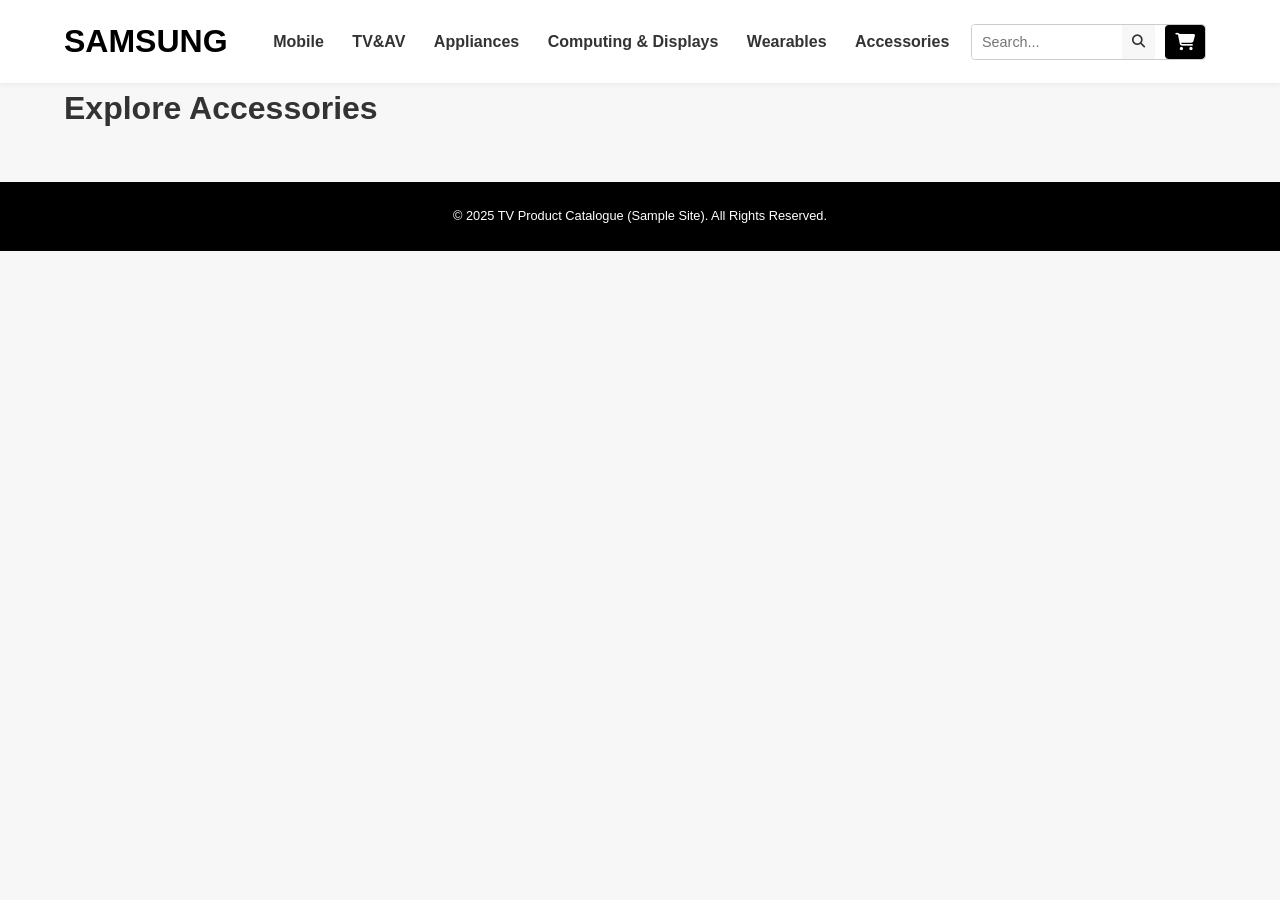
<file: accessories.html>
<!DOCTYPE html>
<html lang="en">
<head>
    <meta charset="UTF-8">
    <meta name="viewport" content="width=device-width, initial-scale=1.0">
    <title>All TVs - Product Catalogue</title>
    <link rel="stylesheet" href="styles.css">
    <link rel="stylesheet" href="https://cdnjs.cloudflare.com/ajax/libs/font-awesome/6.5.2/css/all.min.css">
</head>
<body>

    <header class="header-sticky">
        <div class="container nav-bar">
            <h1><a href="home.html" style="color: var(--color-primary);">SAMSUNG</a></h1>
            <nav class="nav-links">
                <a href="mobile.html">Mobile</a>
                <a href="tv.html">TV&AV</a>
                <a href="appliances.html">Appliances</a>
                <a href="computing.html">Computing & Displays</a>
                <a href="wearables.html">Wearables</a>
                <a href="accessories.html">Accessories</a>
            </nav>
            <div class="action-items">
                <div class="search-box">
                    <input type="text" placeholder="Search..." class="search-input">
                    <button class="search-btn"><i class="fas fa-search"></i></button>
                    <button class="btn-primary" style="margin-left: 10px;"><i class="fas fa-shopping-cart"></i></button>

                </div>
            </div>
        </div>
    </header>

    <main class="container">
        <h1>Explore Accessories</h1>
        
    </main>

    <footer>
        <p class="small">&copy; 2025 TV Product Catalogue (Sample Site). All Rights Reserved.</p>
    </footer>

</body>
</html>
</file>
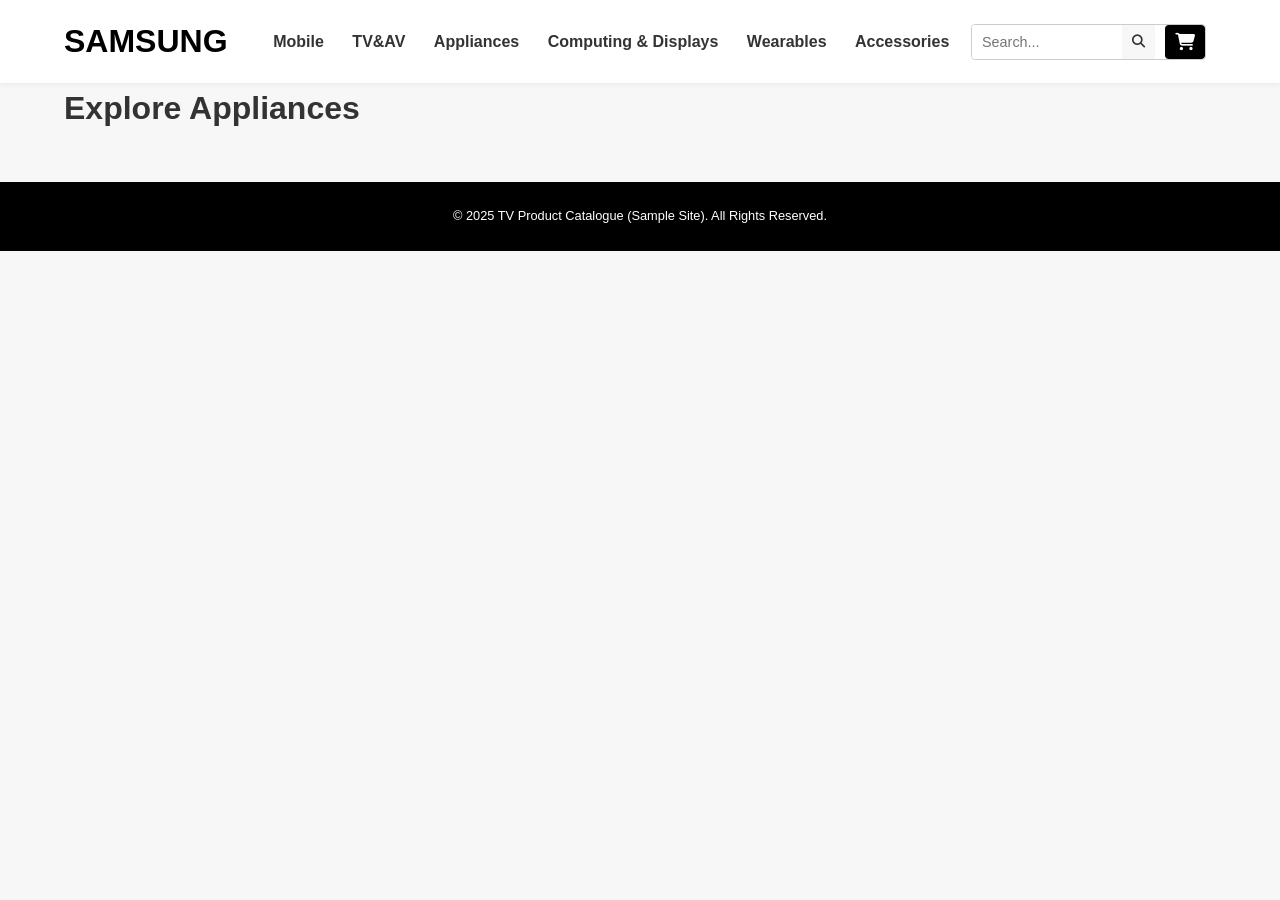
<file: appliances.html>
<!DOCTYPE html>
<html lang="en">
<head>
    <meta charset="UTF-8">
    <meta name="viewport" content="width=device-width, initial-scale=1.0">
    <title>All TVs - Product Catalogue</title>
    <link rel="stylesheet" href="styles.css">
    <link rel="stylesheet" href="https://cdnjs.cloudflare.com/ajax/libs/font-awesome/6.5.2/css/all.min.css">
</head>
<body>

    <header class="header-sticky">
        <div class="container nav-bar">
            <h1><a href="home.html" style="color: var(--color-primary);">SAMSUNG</a></h1>
            <nav class="nav-links">
                <a href="mobile.html">Mobile</a>
                <a href="tv.html">TV&AV</a>
                <a href="appliances.html">Appliances</a>
                <a href="computing.html">Computing & Displays</a>
                <a href="wearables.html">Wearables</a>
                <a href="accessories.html">Accessories</a>
            </nav>
            <div class="action-items">
                <div class="search-box">
                    <input type="text" placeholder="Search..." class="search-input">
                    <button class="search-btn"><i class="fas fa-search"></i></button>
                    <button class="btn-primary" style="margin-left: 10px;"><i class="fas fa-shopping-cart"></i></button>

                </div>
            </div>
        </div>
    </header>

    <main class="container">
        <h1>Explore Appliances</h1>
        
    </main>

    <footer>
        <p class="small">&copy; 2025 TV Product Catalogue (Sample Site). All Rights Reserved.</p>
    </footer>

</body>
</html>
</file>
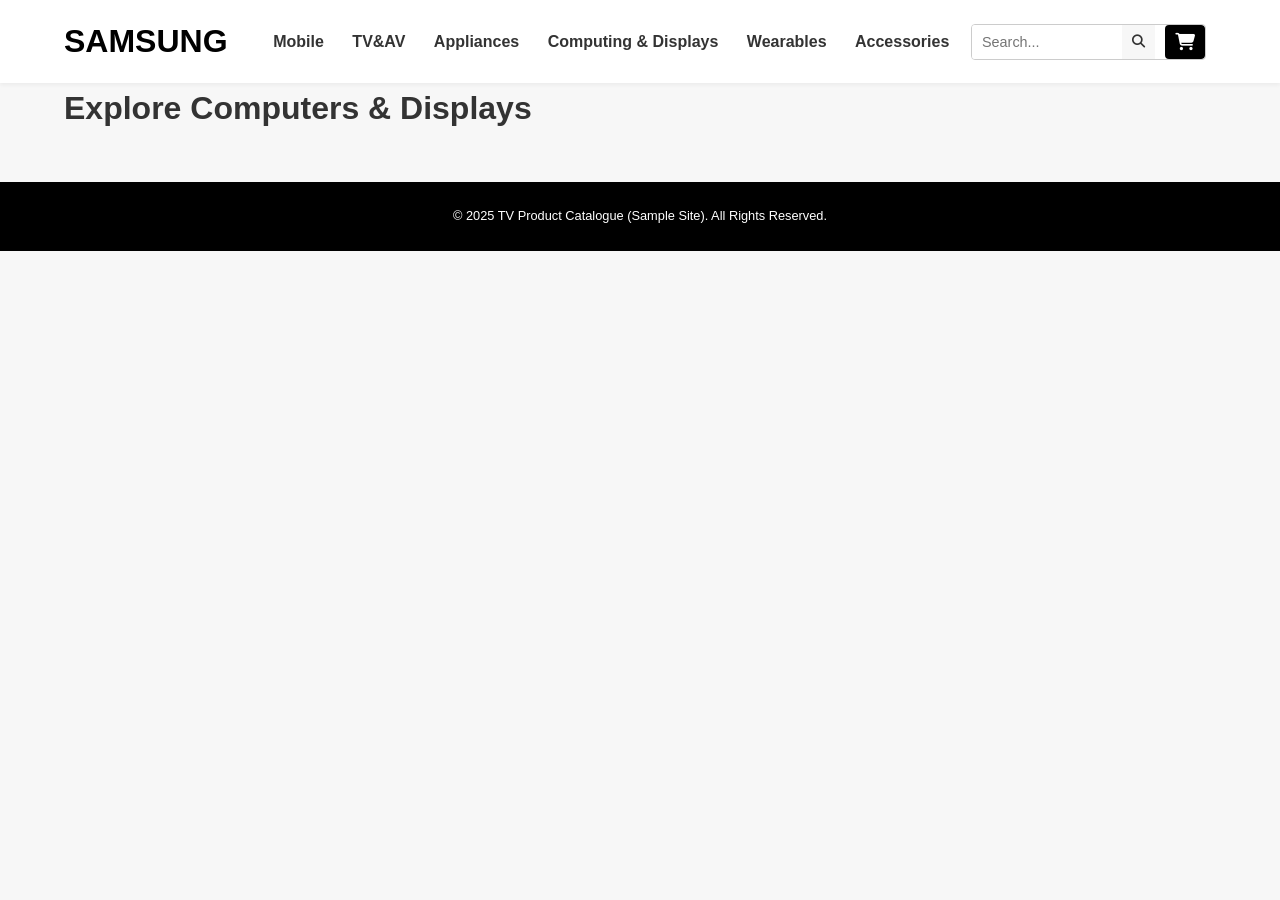
<file: computing.html>
<!DOCTYPE html>
<html lang="en">
<head>
    <meta charset="UTF-8">
    <meta name="viewport" content="width=device-width, initial-scale=1.0">
    <title>All TVs - Product Catalogue</title>
    <link rel="stylesheet" href="styles.css">
    <link rel="stylesheet" href="https://cdnjs.cloudflare.com/ajax/libs/font-awesome/6.5.2/css/all.min.css">
</head>
<body>

    <header class="header-sticky">
        <div class="container nav-bar">
            <h1><a href="home.html" style="color: var(--color-primary);">SAMSUNG</a></h1>
            <nav class="nav-links">
                <a href="mobile.html">Mobile</a>
                <a href="tv.html">TV&AV</a>
                <a href="appliances.html">Appliances</a>
                <a href="computing.html">Computing & Displays</a>
                <a href="wearables.html">Wearables</a>
                <a href="accessories.html">Accessories</a>
            </nav>
            <div class="action-items">
                <div class="search-box">
                    <input type="text" placeholder="Search..." class="search-input">
                    <button class="search-btn"><i class="fas fa-search"></i></button>
                    <button class="btn-primary" style="margin-left: 10px;"><i class="fas fa-shopping-cart"></i></button>

                </div>
            </div>
        </div>
    </header>

    <main class="container">
        <h1>Explore Computers & Displays</h1>
        
    </main>

    <footer>
        <p class="small">&copy; 2025 TV Product Catalogue (Sample Site). All Rights Reserved.</p>
    </footer>

</body>
</html>
</file>
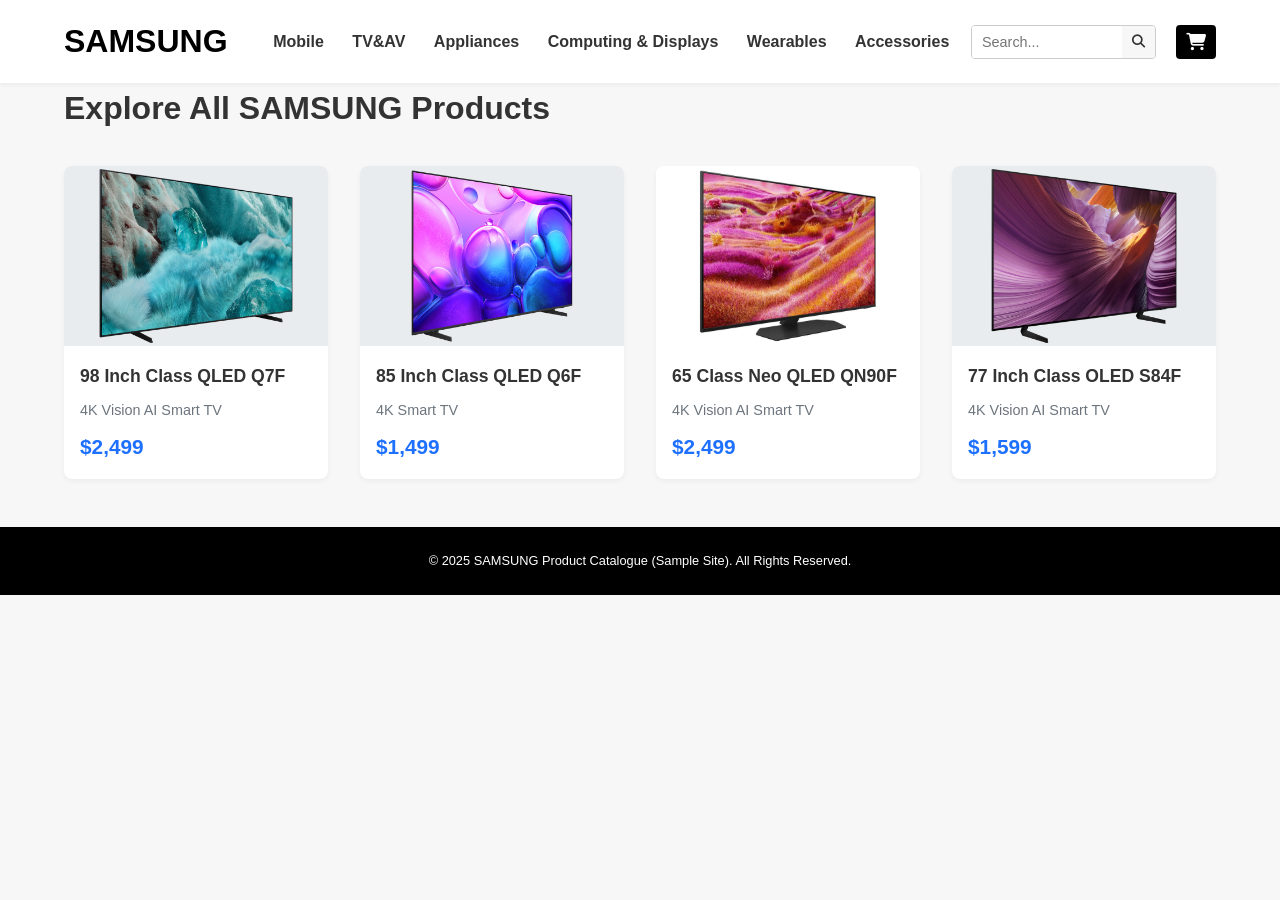
<file: home.html>
<!DOCTYPE html>
<html lang="en">
<head>
    <meta charset="UTF-8">
    <meta name="viewport" content="width=device-width, initial-scale=1.0">
    <title>SAMSUNG All Products - Home Page</title>
    <link rel="stylesheet" href="styles.css">
    <link rel="stylesheet" href="https://cdnjs.cloudflare.com/ajax/libs/font-awesome/6.5.2/css/all.min.css">
</head>
<body>

    <header class="header-sticky">
        <div class="container nav-bar">
            <h1><a href="home.html" style="color: var(--color-primary);">SAMSUNG</a></h1>
            <nav class="nav-links">
                <a href="mobile.html">Mobile</a>
                <a href="tv.html">TV&AV</a>
                <a href="appliances.html">Appliances</a>
                <a href="computing.html">Computing & Displays</a>
                <a href="wearables.html">Wearables</a>
                <a href="accessories.html">Accessories</a>
            </nav>
            <div class="action-items">
                <div class="search-box">
                    <input type="text" placeholder="Search..." class="search-input">
                    <button class="search-btn"><i class="fas fa-search"></i></button>
                </div>
                <button class="btn-primary" style="margin-left: 10px;"><i class="fas fa-shopping-cart"></i></button>
            </div>
        </div>
    </header>

    <main class="container">
        <h1>Explore All SAMSUNG Products</h1>
        
        <div class="product-grid" id="productContainer" style="margin-top: 2rem;">

            <a href="QLED98Q7F.html" class="product-card" data-price="2499" data-newness="3">
                <div class="card-image-placeholder">
                    <img src="QLED98Q7F.jpg" alt="98 Inch Class QLED Q7F" style="width: 100%; height: 100%; object-fit: cover;">
                </div>
                <div class="card-details">
                    <h4>98 Inch Class QLED Q7F</h4>
                    <p style="color: var(--color-muted); font-size: 0.9rem;">4K Vision AI Smart TV</p>
                    <p class="price">$2,499</p>
                </div>
            </a>

            <a href="#" class="product-card" data-price="1499" data-newness="5">
                <div class="card-image-placeholder">
                    <img src="QLED85Q6F.jpg" alt="85 Inch Class QLED Q6F" style="width: 100%; height: 100%; object-fit: cover;">
                </div>
                <div class="card-details">
                    <h4>85 Inch Class QLED Q6F</h4>
                    <p style="color: var(--color-muted); font-size: 0.9rem;">4K Smart TV</p>
                    <p class="price">$1,499</p>
                </div>
            </a>

            <a href="#" class="product-card" data-price="2499" data-newness="7">
                <div class="card-image-placeholder">
                     <img src="QLED65QN90F.jpeg" alt="65 Class Neo QLED QN90F" style="width: 100%; height: 100%; object-fit: cover;">
                </div>
                <div class="card-details">
                    <h4>65 Class Neo QLED QN90F</h4>
                    <p style="color: var(--color-muted); font-size: 0.9rem;">4K Vision AI Smart TV</p>
                    <p class="price">$2,499</p>
                </div>
            </a>

            <a href="#" class="product-card" data-price="1599" data-newness="7">
                <div class="card-image-placeholder">
                     <img src="QLED77S84F.jpg" alt="77 Inch Class OLED S84F" style="width: 100%; height: 100%; object-fit: cover;">
                </div>
                <div class="card-details">
                    <h4>77 Inch Class OLED S84F</h4>
                    <p style="color: var(--color-muted); font-size: 0.9rem;">4K Vision AI Smart TV</p>
                    <p class="price">$1,599</p>
                </div>
            </a>
            
        </div>
    </main>
    
    <script>
        document.addEventListener('DOMContentLoaded', () => {
            const selectElement = document.getElementById('sortBy');
            const container = document.getElementById('productContainer');
            const products = Array.from(container.querySelectorAll('.product-card'));

            // If products array is empty, sorting won't work, ensure all 24 are loaded.
            if (products.length === 0) {
                console.warn("Product cards not found. Sorting script disabled.");
                return;
            }

            function sortProducts(criteria) {
                let sortedProducts;

                switch (criteria) {
                    case 'price-asc':
                        sortedProducts = products.sort((a, b) => {
                            const priceA = parseFloat(a.getAttribute('data-price'));
                            const priceB = parseFloat(b.getAttribute('data-price'));
                            return priceA - priceB;
                        });
                        break;
                    
                    case 'newest':
                        sortedProducts = products.sort((a, b) => {
                            const newA = parseFloat(a.getAttribute('data-newness') || 999);
                            const newB = parseFloat(b.getAttribute('data-newness') || 999);
                            return newA - newB;
                        });
                        break;

                    case 'match':
                    default:
                        // 'Best Match' should be based on the initial HTML order
                        sortedProducts = products;
                        break;
                }

                // Append sorted elements back to the container
                container.innerHTML = '';
                sortedProducts.forEach(product => container.appendChild(product));
            }

            selectElement.addEventListener('change', (event) => {
                sortProducts(event.target.value);
            });
            
            // Initial load
            sortProducts('match');
        });
    </script>

    <footer>
        <p class="small">&copy; 2025 SAMSUNG Product Catalogue (Sample Site). All Rights Reserved.</p>
    </footer>

</body>
</html>
</file>
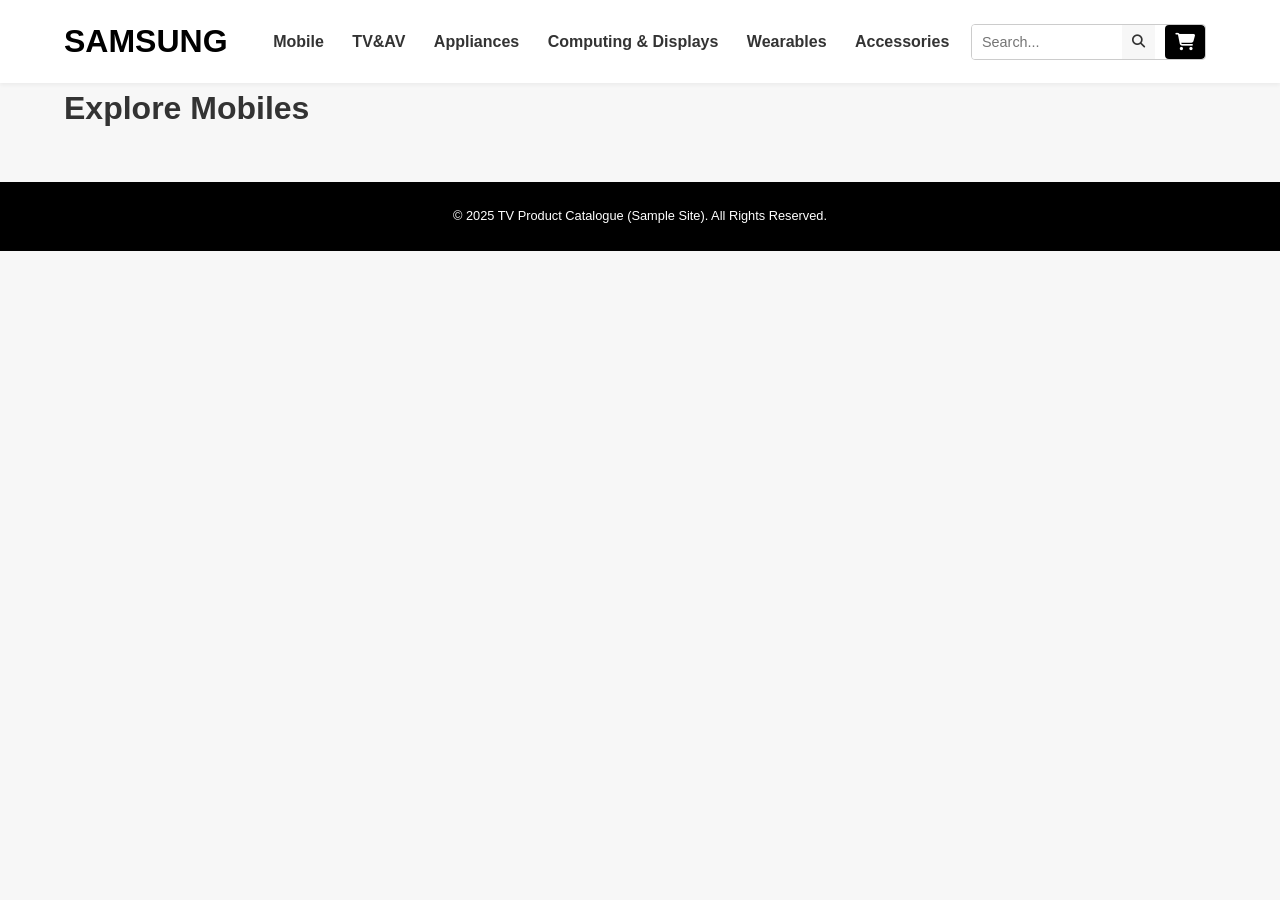
<file: mobile.html>
<!DOCTYPE html>
<html lang="en">
<head>
    <meta charset="UTF-8">
    <meta name="viewport" content="width=device-width, initial-scale=1.0">
    <title>All TVs - Product Catalogue</title>
    <link rel="stylesheet" href="styles.css">
    <link rel="stylesheet" href="https://cdnjs.cloudflare.com/ajax/libs/font-awesome/6.5.2/css/all.min.css">
</head>
<body>

    <header class="header-sticky">
        <div class="container nav-bar">
            <h1><a href="home.html" style="color: var(--color-primary);">SAMSUNG</a></h1>
            <nav class="nav-links">
                <a href="mobile.html">Mobile</a>
                <a href="tv.html">TV&AV</a>
                <a href="appliances.html">Appliances</a>
                <a href="computing.html">Computing & Displays</a>
                <a href="wearables.html">Wearables</a>
                <a href="accessories.html">Accessories</a>
            </nav>
            <div class="action-items">
                <div class="search-box">
                    <input type="text" placeholder="Search..." class="search-input">
                    <button class="search-btn"><i class="fas fa-search"></i></button>
                    <button class="btn-primary" style="margin-left: 10px;"><i class="fas fa-shopping-cart"></i></button>

                </div>
            </div>
        </div>
    </header>

    <main class="container">
        <h1>Explore Mobiles</h1>
        
    </main>

    <footer>
        <p class="small">&copy; 2025 TV Product Catalogue (Sample Site). All Rights Reserved.</p>
    </footer>

</body>
</html>
</file>
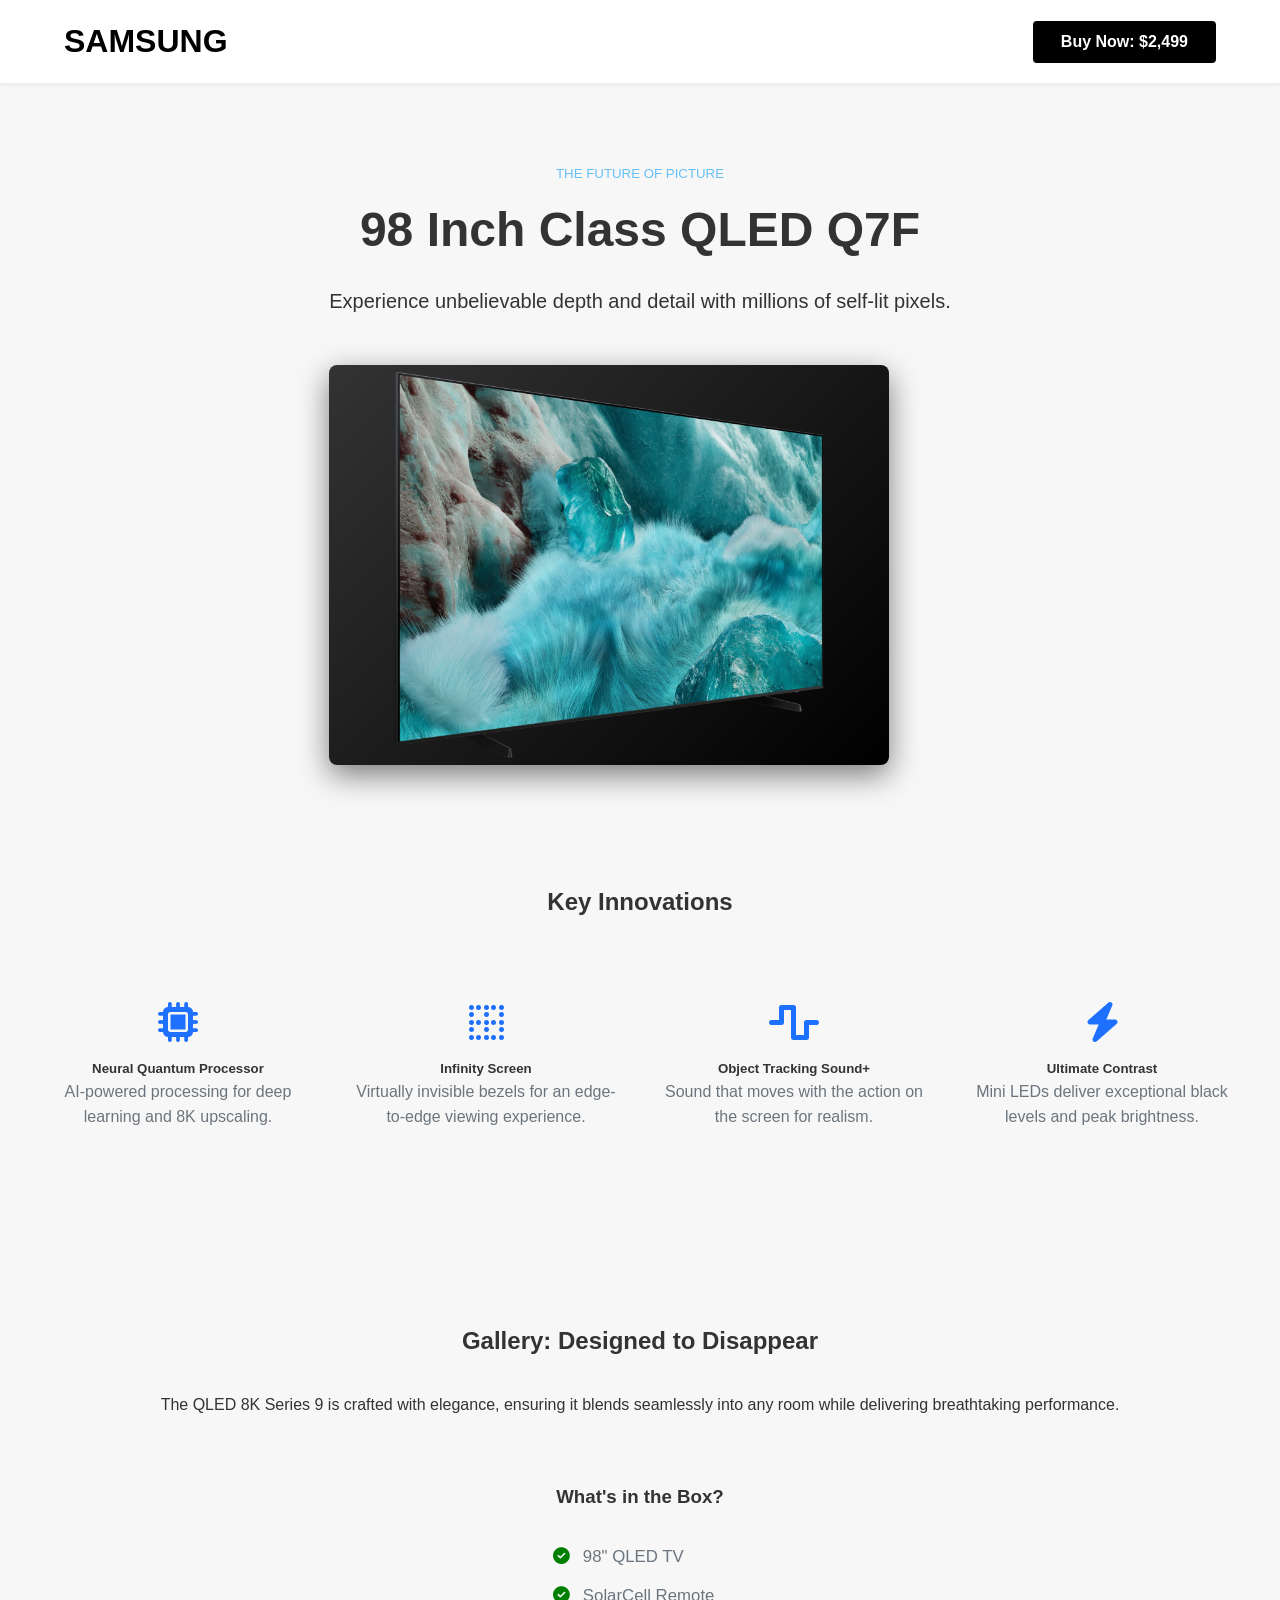
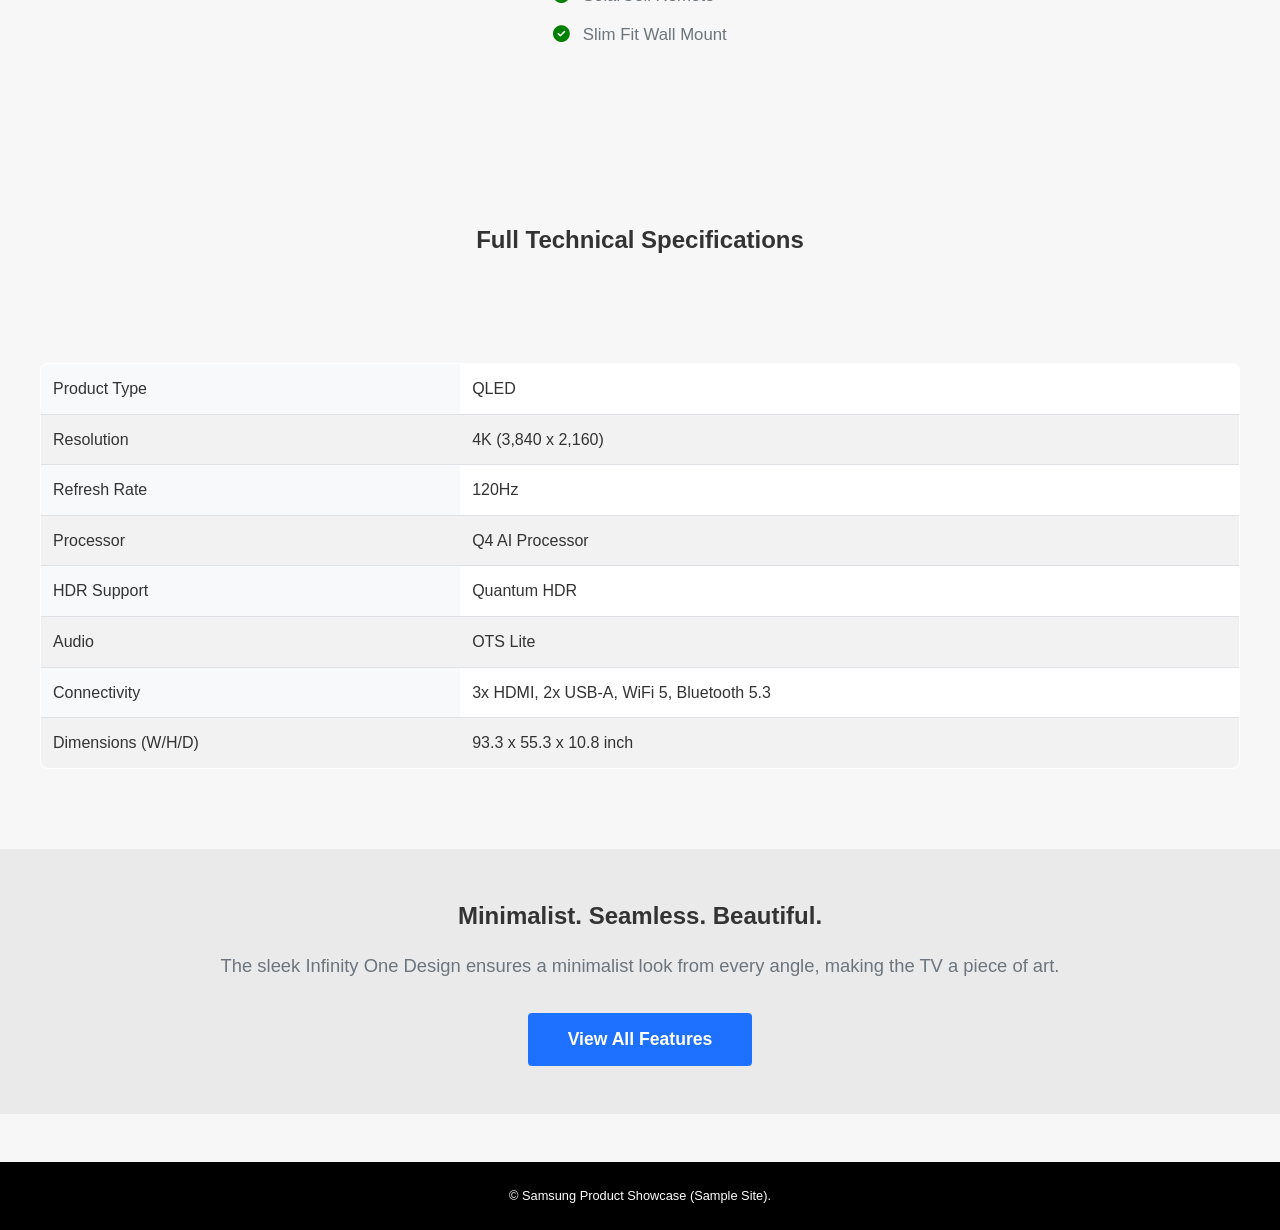
<file: QLED98Q7F.html>
<!DOCTYPE html>
<html lang="en">
<head>
    <meta charset="UTF-8">
    <meta name="viewport" content="width=device-width, initial-scale=1.0">
    <title>98 Inch Class QLED Q7F</title>
    <link rel="stylesheet" href="styles.css"> 
    <link rel="stylesheet" href="https://cdnjs.cloudflare.com/ajax/libs/font-awesome/6.5.2/css/all.min.css">
</head>

<body>

    <header class="header-sticky">
        <div class="container header-content">
            <h1><a href="home.html" class="fw-bold" style="color: var(--color-primary);">SAMSUNG</a></h1>
            
            <button class="btn btn-dark">Buy Now: $2,499</button>
        </div>
    </header>

    <section id="overview" class="hero-section">
        <div class="container">
            <h5 style="color: #66c0f4; text-transform: uppercase; font-weight: 400; margin-bottom: 0.5rem;">The Future of Picture</h5>
            <h1 class="fw-bold" style="margin-bottom: 1rem; color: #333;">98 Inch Class QLED Q7F</h1>
            <p style="font-size: 1.25rem; margin-bottom: 3rem; color: #333;">Experience unbelievable depth and detail with millions of self-lit pixels.</p>
            
            <div class="hero-image-placeholder">
                <img src="QLED98Q7F.jpg" 
                alt="98 Inch Class QLED Q7F Image" style="width: 100%; height: 100%; object-fit: cover; border-radius: 8px;">
            </div>
        </div>
    </section>

    <section class="container section-padding text-center">
        <h2 class="fw-bold" style="margin-bottom: var(--spacing-lg);">Key Innovations</h2>
        <div class="flex-row">
            <div class="col col-md-3 feature-block">
                <i class="fas fa-microchip"></i>
                <h5 class="fw-bold">Neural Quantum Processor</h5>
                <p class="text-muted">AI-powered processing for deep learning and 8K upscaling.</p>
            </div>
            <div class="col col-md-3 feature-block">
                <i class="fas fa-border-none"></i>
                <h5 class="fw-bold">Infinity Screen</h5>
                <p class="text-muted">Virtually invisible bezels for an edge-to-edge viewing experience.</p>
            </div>
            <div class="col col-md-3 feature-block">
                <i class="fas fa-wave-square"></i>
                <h5 class="fw-bold">Object Tracking Sound+</h5>
                <p class="text-muted">Sound that moves with the action on the screen for realism.</p>
            </div>
            <div class="col col-md-3 feature-block">
                <i class="fas fa-bolt"></i>
                <h5 class="fw-bold">Ultimate Contrast</h5>
                <p class="text-muted">Mini LEDs deliver exceptional black levels and peak brightness.</p>
            </div>
        </div>
    </section>

    <section class="container section-padding text-center">
        <h2 class="fw-bold" style="margin-bottom: 2rem;">Gallery: Designed to Disappear</h2>
        <p class="text-center" style="margin-bottom: 4rem;">The QLED 8K Series 9 is crafted with elegance, ensuring it blends seamlessly into any room while delivering breathtaking performance.</p>

        <h3 class="fw-bold" style="margin-top: 1rem;">What's in the Box?</h3>
        <ul class="accessories-list text-muted">
            <li><i class="fas fa-check-circle"></i> 98" QLED TV</li>
            <li><i class="fas fa-check-circle"></i> SolarCell Remote</li>
            <li><i class="fas fa-check-circle"></i> Slim Fit Wall Mount</li>
        </ul>
    </section>

    <section id="specs" class="container section-padding">
        <h2 class="fw-bold text-center" style="margin-bottom: var(--spacing-lg);">Full Technical Specifications</h2>
        <div class="flex-row">
            <div class="col col-lg-8">
                <table class="specs-table">
                    <tbody>
                        <tr>
                            <th>Product Type</th>
                            <td>QLED</td>
                        </tr>
                        <tr>
                            <th>Resolution</th>
                            <td>4K (3,840 x 2,160)</td>
                        </tr>
                        <tr>
                            <th>Refresh Rate</th>
                            <td>120Hz</td>
                        </tr>
                        <tr>
                            <th>Processor</th>
                            <td>Q4 AI Processor</td>
                        </tr>
                        <tr>
                            <th>HDR Support</th>
                            <td>Quantum HDR</td>
                        </tr>
                        <tr>
                            <th>Audio</th>
                            <td>OTS Lite</td>
                        </tr>
                        <tr>
                            <th>Connectivity</th>
                            <td>3x HDMI, 2x USB-A, WiFi 5, Bluetooth 5.3</td>
                        </tr>
                        <tr>
                            <th>Dimensions (W/H/D)</th>
                            <td>93.3 x 55.3 x 10.8 inch</td>
                        </tr>
                    </tbody>
                </table>
            </div>
        </div>
    </section>

    <section id="design" class="text-center" style="padding: 3rem 0; background-color: #eaeaea; margin: 0 0 3rem 0;">
        <div class="container">
            <h2 class="fw-bold" style="margin-bottom: 1rem;">Minimalist. Seamless. Beautiful.</h2>
            <p style="font-size: 1.15rem; margin-bottom: 2rem;" class="text-muted">The sleek Infinity One Design ensures a minimalist look from every angle, making the TV a piece of art.</p>
            <button class="btn btn-lg btn-accent">View All Features</button>
        </div>
    </section>

    <footer>
        <div class="container text-center">
            <p style="margin: 0;">&copy; Samsung Product Showcase (Sample Site).</p>
        </div>
    </footer>
</body>
</html>
</file>
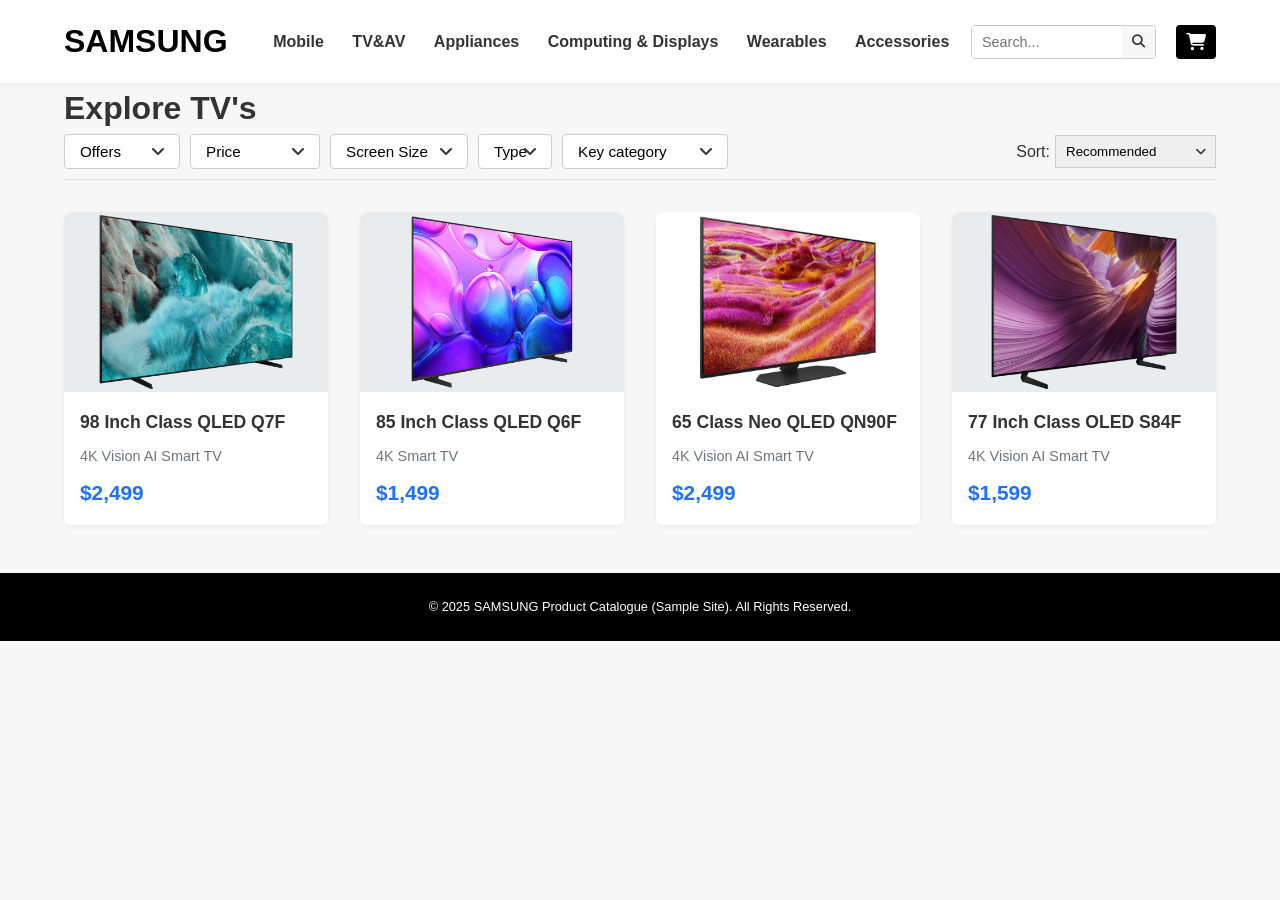
<file: tv.html>
<!DOCTYPE html>
<html lang="en">
<head>
    <meta charset="UTF-8">
    <meta name="viewport" content="width=device-width, initial-scale=1.0">
    <title>SAMSUNG All Products - Home Page</title>
    <link rel="stylesheet" href="styles.css">
    <link rel="stylesheet" href="https://cdnjs.cloudflare.com/ajax/libs/font-awesome/6.5.2/css/all.min.css">
</head>
<body>

    <header class="header-sticky">
        <div class="container nav-bar">
            <h1><a href="home.html" style="color: var(--color-primary);">SAMSUNG</a></h1>
            <nav class="nav-links">
                <a href="mobile.html">Mobile</a>
                <a href="tv.html">TV&AV</a>
                <a href="appliances.html">Appliances</a>
                <a href="computing.html">Computing & Displays</a>
                <a href="wearables.html">Wearables</a>
                <a href="accessories.html">Accessories</a>
            </nav>
            <div class="action-items">
                <div class="search-box">
                    <input type="text" placeholder="Search..." class="search-input">
                    <button class="search-btn"><i class="fas fa-search"></i></button>
                </div>
                <button class="btn-primary" style="margin-left: 10px;"><i class="fas fa-shopping-cart"></i></button>
            </div>
        </div>
    </header>

    <main class="container">
        <h1>Explore TV's</h1>
        
        <div class="top-filter-sort-header">
            
            <div class="filter-results-group">

                <div class="horizontal-filter-row">

                    <div class="filter-dropdown-box">
                        <select style="padding: 8px 15px; border: 1px solid #ccc;">
                            <option>Offers</option>
                            <option>Black Friday</option>
                            <option>Clearance</option>
                        </select>
                    </div>
                    
                    <div class="filter-dropdown-box">
                        <select style="padding: 8px 15px; border: 1px solid #ccc;">
                            <option>Price</option>
                            <option>$0 - $1000</option>
                            <option>$1000 - $3000</option>
                            <option>$3000+</option>
                        </select>
                    </div>

                    <div class="filter-dropdown-box">
                        <select style="padding: 8px 15px; border: 1px solid #ccc;">
                            <option>Screen Size</option>
                            <option> 98" +</option>
                            <option> 85" - 97"</option>
                            <option> 75" - 84"</option>
                            <option> 65" - 74"</option>
                            <option> 55" - 64"</option>
                            <option> 44" - 54"</option>
                            <option> 33" - 43"</option>
                            <option> 32" and smaller</option>
                        </select>
                    </div>
                    
                    <div class="filter-dropdown-box">
                        <select style="padding: 8px 15px; border: 1px solid #ccc;">
                            <option>Type  </option>
                            <option>QLED</option>
                            <option>OLED</option>
                        </select>
                    </div>
                    <div class="filter-dropdown-box">
                        <select style="padding: 8px 15px; border: 1px solid #ccc;">
                            <option>Key category</option>
                            <option>AI Upscaling</option>
                            <option>Smart Home Ready</option>
                        </select>
                    </div>
                    
                </div>
            </div>
            
            <div class="sort-by-group">
                <label for="sortBy">Sort:</label>
                <select id="sortBy" style="padding: 0.5rem 10px; border: 1px solid #ccc; margin-left: 5px;">
                    <option value="match">Recommended</option>
                    <option value="price-asc">Price: Low to High</option>
                    <option value="newest">Newest</option>
                </select>
            </div>
            
        </div>
        <div class="product-grid" id="productContainer" style="margin-top: 2rem;">
            <a href="QLED98Q7F.html" class="product-card" data-price="2499" data-newness="3">
                <div class="card-image-placeholder">
                    <img src="QLED98Q7F.jpg" alt="98 Inch Class QLED Q7F" style="width: 100%; height: 100%; object-fit: cover;">
                </div>
                <div class="card-details">
                    <h4>98 Inch Class QLED Q7F</h4>
                    <p style="color: var(--color-muted); font-size: 0.9rem;">4K Vision AI Smart TV</p>
                    <p class="price">$2,499</p>
                </div>
            </a>

            <a href="#" class="product-card" data-price="1499" data-newness="5">
                <div class="card-image-placeholder">
                    <img src="QLED85Q6F.jpg" alt="85 Inch Class QLED Q6F" style="width: 100%; height: 100%; object-fit: cover;">
                </div>
                <div class="card-details">
                    <h4>85 Inch Class QLED Q6F</h4>
                    <p style="color: var(--color-muted); font-size: 0.9rem;">4K Smart TV</p>
                    <p class="price">$1,499</p>
                </div>
            </a>

            <a href="#" class="product-card" data-price="2499" data-newness="7">
                <div class="card-image-placeholder">
                     <img src="QLED65QN90F.jpeg" alt="65 Class Neo QLED QN90F" style="width: 100%; height: 100%; object-fit: cover;">
                </div>
                <div class="card-details">
                    <h4>65 Class Neo QLED QN90F</h4>
                    <p style="color: var(--color-muted); font-size: 0.9rem;">4K Vision AI Smart TV</p>
                    <p class="price">$2,499</p>
                </div>
            </a>

            <a href="#" class="product-card" data-price="1599" data-newness="7">
                <div class="card-image-placeholder">
                     <img src="QLED77S84F.jpg" alt="77 Inch Class OLED S84F" style="width: 100%; height: 100%; object-fit: cover;">
                </div>
                <div class="card-details">
                    <h4>77 Inch Class OLED S84F</h4>
                    <p style="color: var(--color-muted); font-size: 0.9rem;">4K Vision AI Smart TV</p>
                    <p class="price">$1,599</p>
                </div>
            </a>
            </div>
    </main>
    
    <script>
        document.addEventListener('DOMContentLoaded', () => {
            const selectElement = document.getElementById('sortBy');
            const container = document.getElementById('productContainer');
            const products = Array.from(container.querySelectorAll('.product-card'));

            // If products array is empty, sorting won't work, ensure all 24 are loaded.
            if (products.length === 0) {
                console.warn("Product cards not found. Sorting script disabled.");
                return;
            }

            function sortProducts(criteria) {
                let sortedProducts;

                switch (criteria) {
                    case 'price-asc':
                        sortedProducts = products.sort((a, b) => {
                            const priceA = parseFloat(a.getAttribute('data-price'));
                            const priceB = parseFloat(b.getAttribute('data-price'));
                            return priceA - priceB;
                        });
                        break;
                    
                    case 'newest':
                        sortedProducts = products.sort((a, b) => {
                            const newA = parseFloat(a.getAttribute('data-newness') || 999);
                            const newB = parseFloat(b.getAttribute('data-newness') || 999);
                            return newA - newB;
                        });
                        break;

                    case 'match':
                    default:
                        // 'Best Match' should be based on the initial HTML order
                        sortedProducts = products;
                        break;
                }

                // Append sorted elements back to the container
                container.innerHTML = '';
                sortedProducts.forEach(product => container.appendChild(product));
            }

            selectElement.addEventListener('change', (event) => {
                sortProducts(event.target.value);
            });
            
            // Initial load
            sortProducts('match');
        });
    </script>

    <footer>
        <p class="small">&copy; 2025 SAMSUNG Product Catalogue (Sample Site). All Rights Reserved.</p>
    </footer>

</body>
</html>
</file>
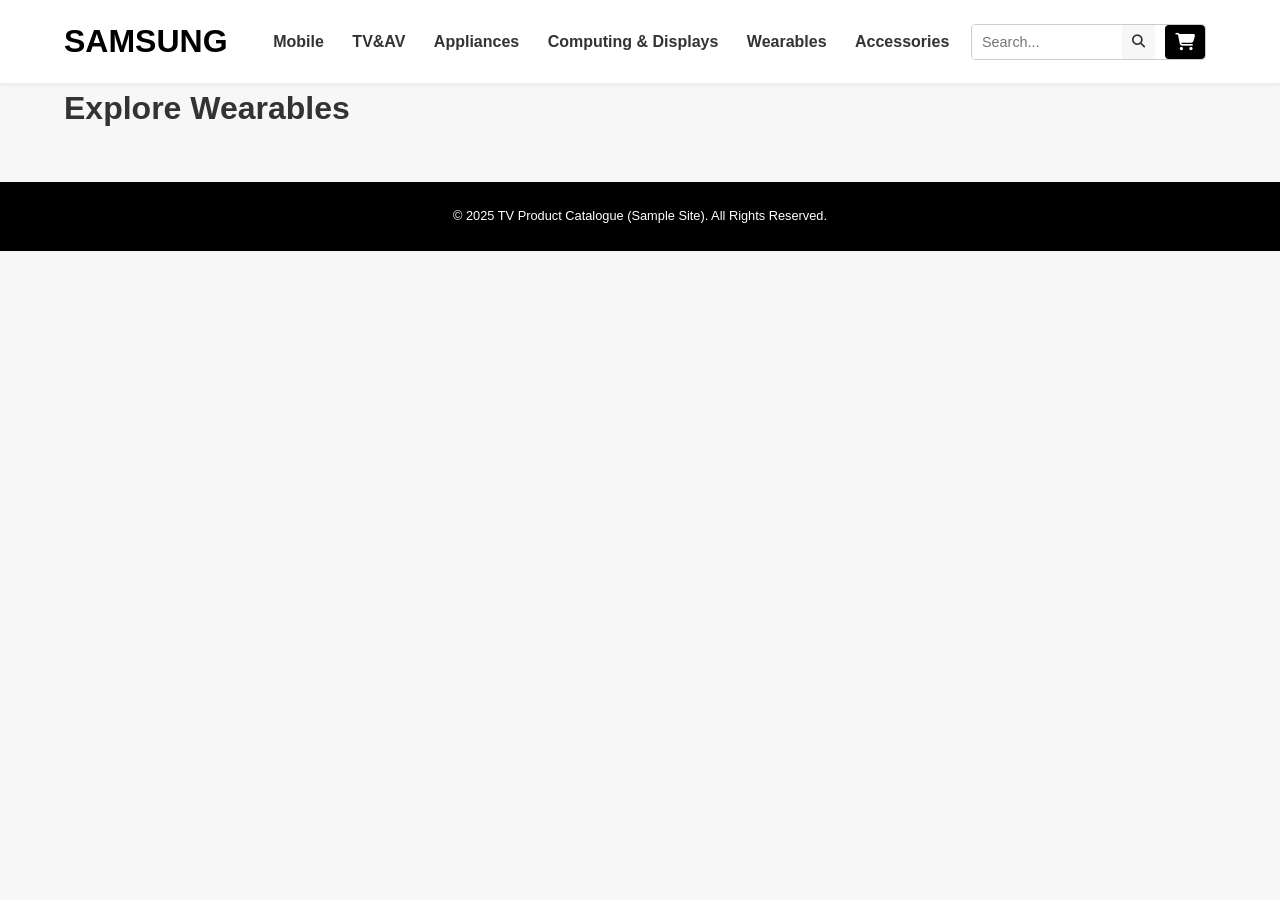
<file: wearables.html>
<!DOCTYPE html>
<html lang="en">
<head>
    <meta charset="UTF-8">
    <meta name="viewport" content="width=device-width, initial-scale=1.0">
    <title>All TVs - Product Catalogue</title>
    <link rel="stylesheet" href="styles.css">
    <link rel="stylesheet" href="https://cdnjs.cloudflare.com/ajax/libs/font-awesome/6.5.2/css/all.min.css">
</head>
<body>

    <header class="header-sticky">
        <div class="container nav-bar">
            <h1><a href="home.html" style="color: var(--color-primary);">SAMSUNG</a></h1>
            <nav class="nav-links">
                <a href="mobile.html">Mobile</a>
                <a href="tv.html">TV&AV</a>
                <a href="appliances.html">Appliances</a>
                <a href="computing.html">Computing & Displays</a>
                <a href="wearables.html">Wearables</a>
                <a href="accessories.html">Accessories</a>
            </nav>
            <div class="action-items">
                <div class="search-box">
                    <input type="text" placeholder="Search..." class="search-input">
                    <button class="search-btn"><i class="fas fa-search"></i></button>
                    <button class="btn-primary" style="margin-left: 10px;"><i class="fas fa-shopping-cart"></i></button>

                </div>
            </div>
        </div>
    </header>

    <main class="container">
        <h1>Explore Wearables</h1>
        
    </main>

    <footer>
        <p class="small">&copy; 2025 TV Product Catalogue (Sample Site). All Rights Reserved.</p>
    </footer>

</body>
</html>
</file>
<file: styles.css>
/* --- 1. CSS Variables & Global Resets --- */

:root {
    --color-primary: #000;          /* Main Samsung Black */
    --color-secondary: #1a1a1a;     /* Darker shade for contrast (used in hero background) */
    --color-accent: #1e70ff;       /* Subtle blue for CTAs/Links */
    --light-bg: #f7f7f7;           /* Light gray for body/page background */
    --color-text: #333;
    --color-muted: #6c757d;        /* Muted gray text */
    --font-family: 'Roboto', 'Arial', sans-serif; 
    
    /* Spacing Variables */
    --spacing-sm: 1rem;
    --spacing-md: 2rem;
    --spacing-lg: 5rem;
}

* {
    box-sizing: border-box;
    margin: 0;
    padding: 0;
}

body {
    font-family: var(--font-family);
    line-height: 1.6;
    background-color: var(--light-bg);
    color: var(--color-text);
}

a {
    text-decoration: none;
    color: var(--color-text);
}

h1, h2, h3, h4, h5, h6 {
    margin-top: 0;
    font-weight: 700;
}

/* --- 2. Layout & Utility Classes --- */

.container {
    max-width: 1200px;
    margin: 0 auto;
    padding: 0 1.5rem;
}

/* New PDP Flex Grid System */
.flex-row {
    display: flex;
    flex-wrap: wrap;
    margin-left: -1rem; 
    margin-right: -1rem;
}

.col {
    padding-left: 1rem;
    padding-right: 1rem;
    width: 100%;
    box-sizing: border-box;
}
.section-padding {
    padding: var(--spacing-lg) 0;
}

.text-center { text-align: center; }
.text-muted { color: var(--color-muted); }
.fw-bold { font-weight: 700; }

/* --- 3. Header & Navigation (Consolidated) --- */

.header-sticky {
    position: sticky;
    top: 0;
    z-index: 1020;
    background-color: #fff;
    box-shadow: 0 2px 4px rgba(0,0,0,.05);
    padding: 1rem 0;
}

/* Used in PLP (Product Listing Page) */
.nav-bar {
    display: flex;
    justify-content: space-between;
    align-items: center;
}
.nav-links a {
    margin-left: 1.5rem;
    font-weight: 600;
}

/* Used in PDP (Product Detail Page) */
.header-content {
    display: flex;
    justify-content: space-between;
    align-items: center;
}
.header-content nav {
    display: none; /* Hidden on mobile */
}
.header-content nav a {
    color: var(--color-primary);
    text-decoration: none;
    font-size: 0.9rem;
    margin-left: 1.5rem;
    padding: 0.5rem;
}


/* --- 4. Buttons & Actions --- */

/* PLP Buttons */
.btn-primary {
    background-color: var(--color-primary);
    color: white;
    padding: 0.5rem 1rem;
    border: none;
    cursor: pointer;
    font-weight: 500;
    border-radius: 4px; /* Added for consistency */
}

/* PDP Buttons (more generalized) */
.btn {
    padding: 0.75rem 1.75rem;
    font-size: 1rem;
    cursor: pointer;
    text-align: center;
    text-decoration: none;
    border: none;
    transition: background-color 0.2s;
    color: white;
    border-radius: 0.25rem;
    font-weight: 600;
}
.btn-dark {
    background-color: var(--color-primary);
}
.btn-dark:hover {
    background-color: #333;
}
.btn-accent {
    background-color: var(--color-accent);
}
.btn-accent:hover {
    background-color: #1a5ac9;
}
.btn-lg {
    padding: 1rem 2.5rem;
    font-size: 1.1rem;
}

/* Search Bar Styles */
.action-items {
    display: flex;
    align-items: center;
}

.search-box {
    display: flex;
    border: 1px solid #ccc;
    border-radius: 4px;
    overflow: hidden;
    margin-right: 10px; 
}

.search-input {
    padding: 8px 10px;
    border: none;
    outline: none;
    width: 150px;
    font-size: 0.9rem;
}

.search-btn {
    background-color: var(--light-bg);
    border: none;
    padding: 8px 10px;
    cursor: pointer;
    color: var(--color-text);
}

.search-btn:hover {
    background-color: #eee;
}

.action-items .btn-primary {
    padding: 8px 10px;
}
.action-items .btn-primary > i {
    font-size: 1.1rem;
}

/* --- 5. Product Listing Page (PLP) Styles --- */

.product-grid {
    flex-grow: 1;
    display: grid;
    grid-template-columns: repeat(auto-fill, minmax(220px, 1fr)); 
    gap: 2rem;
}

.product-card {
    background-color: white;
    border-radius: 8px;
    overflow: hidden;
    box-shadow: 0 2px 5px rgba(0,0,0,0.05);
    transition: transform 0.2s;
    display: block;
}

.product-card:hover {
    transform: translateY(-5px);
    box-shadow: 0 5px 15px rgba(0,0,0,0.1);
}

.card-image-placeholder {
    height: 180px;
    background-color: #e9ecef;
    display: flex;
    justify-content: center;
    align-items: center;
    color: var(--color-muted);
    font-size: 0.8rem;
    text-align: center;
    padding: 0; /* Ensures image fills container */
}
.card-image-placeholder img {
    width: 100%;
    height: 100%;
    object-fit: cover; 
}


.card-details {
    padding: 1rem;
}

.card-details h4 {
    font-size: 1.1rem;
    font-weight: 700;
    margin-bottom: 0.5rem;
}

.card-details .price {
    font-size: 1.3rem;
    font-weight: 700;
    color: var(--color-accent);
    margin-top: 0.5rem;
}

/* --- 6. Sort & Filter Header (PLP) Styles --- */

.top-filter-sort-header {
    display: flex;
    justify-content: space-between;
    align-items: center; /* Aligned vertically */
    padding-bottom: 10px;
    border-bottom: 1px solid #ddd;
    margin-bottom: 15px;
}

.filter-results-group {
    display: flex;
    align-items: center; 
    flex-grow: 1;
    padding-right: 20px; 
}

.horizontal-filter-row {
    display: flex;
    flex-wrap: wrap;
    align-items: center;
    justify-content: flex-start;
    gap: 10px; 
}

/* Filter Dropdown Styling (applies to all filter select boxes) */

.filter-dropdown-box {
    position: relative; 
    display: inline-block;
}

.filter-dropdown-box select {
    appearance: none; 
    -webkit-appearance: none;
    -moz-appearance: none;
    
    background-color: white;
    font-size: 0.95rem;
    cursor: pointer;
    border-radius: 4px;
    
    /* Increased padding to prevent arrow overlap */
    padding: 8px 40px 8px 15px; 
    border: 1px solid #ccc;
}

/* Inject the down arrow icon (\f107) into filter dropdowns */
.filter-dropdown-box::after {
    content: '\f107'; /* Font Awesome angle-down icon */
    font-family: 'Font Awesome 6 Free'; 
    font-weight: 900; 
    
    position: absolute;
    top: 50%;
    right: 15px; /* Adjusted position */
    transform: translateY(-50%);
    pointer-events: none; 
    color: var(--color-text);
}

/* Sort Dropdown Styling (Right side) */

.sort-by-group {
    display: flex;
    align-items: center;
    font-weight: 500;
    white-space: nowrap; 
    position: relative; 
}

.sort-by-group select {
    appearance: none;
    -webkit-appearance: none;
    -moz-appearance: none;
    
    /* Increased padding to prevent arrow overlap */
    padding-right: 40px !important; 
}

/* Inject the down arrow icon (\f107) into the Sort dropdown */
.sort-by-group::after {
    content: '\f107'; 
    font-family: 'Font Awesome 6 Free';
    font-weight: 900; 
    
    position: absolute;
    top: 50%;
    right: 10px; 
    transform: translateY(-50%);
    pointer-events: none;
    color: var(--color-text);
    font-size: 0.8rem;
}


/* --- 7. Product Detail Page (PDP) Styles --- */

/* Hero Section (from PDP HTML) */
.hero-section {
    height: 80vh;
    background-color: var(--secondary-color);
    color: white;
    padding-top: var(--spacing-lg);
    display: flex;
    flex-direction: column;
    align-items: center;
    text-align: center;
}
.hero-section h1 {
    font-size: 3rem;
}
.hero-image-placeholder {
    width: 90%;
    max-width: 800px;
    height: 400px;
    background: linear-gradient(135deg, #333 0%, #000 100%);
    border-radius: 8px;
    box-shadow: 0 10px 30px rgba(0, 0, 0, 0.5);
    margin-top: 3rem;
    display: flex;
    justify-content: center;
    align-items: center;
    overflow: hidden;
}

/* Feature Blocks (from PDP HTML) */
.feature-block {
    margin-bottom: var(--spacing-md);
}
.feature-block i {
    font-size: 2.5rem;
    color: var(--color-accent);
    margin-bottom: 1rem;
}

/* Accessories List (from PDP HTML) */
.accessories-list {
    padding-left: 0;
    list-style: none;
    margin-top: 2rem;
    display: inline-block;
    text-align: left;
}
.accessories-list li {
    margin-bottom: 0.75rem;
    font-size: 1.05rem;
}
.accessories-list i {
    color: green;
    margin-right: 0.5rem;
}

/* Specs Table (from PDP HTML) */
.specs-table {
    width: 100%;
    border-collapse: collapse;
    margin-top: 1.5rem;
    background-color: #fff;
    border: 1px solid #dee2e6;
    border-radius: 8px;
    overflow: hidden;
}
.specs-table th, .specs-table td {
    padding: 0.75rem;
    text-align: left;
    border-bottom: 1px solid #dee2e6;
}
.specs-table th {
    background-color: #f8f9fa;
    width: 35%;
    font-weight: 500;
}
.specs-table tbody tr:nth-child(even) th, .specs-table tbody tr:nth-child(even) td {
    background-color: #f2f2f2;
}

/* --- 8. Footer --- */

footer {
    background-color: var(--color-primary);
    color: white;
    text-align: center;
    padding: 1.5rem 0;
    margin-top: 3rem;
    font-size: 0.8rem;
}


/* --- 9. Media Queries (PLP & PDP) --- */

@media (min-width: 768px) {
    /* Responsive Columns */
    .col-md-3
    {
        width: 25%;
    }
    .col-md-4 {
        width: 33.33%;
    }
}
</file>
